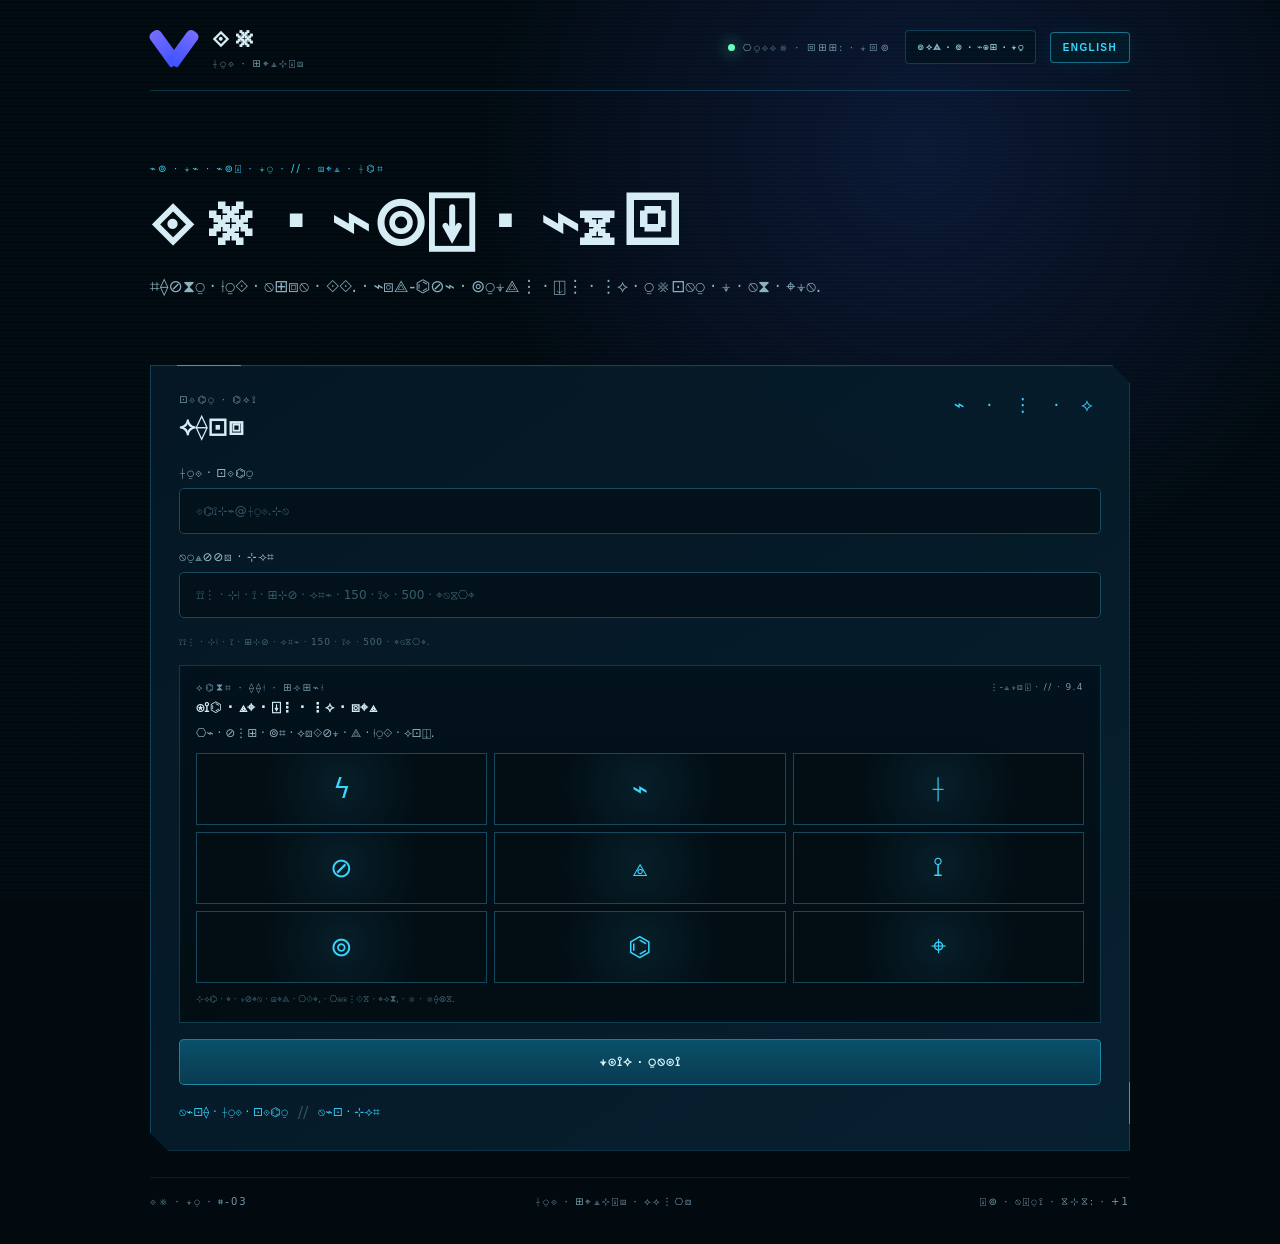
<file: index.html>
<!doctype html>
<html lang="x-vey">
<head>
  <meta charset="utf-8" />
  <meta name="viewport" content="width=device-width,initial-scale=1" />
  <meta name="theme-color" content="#03121c" />
  <title>Vmail — Veydran Communications</title>
  <meta name="description" content="Veydran Communications secure access terminal." />
  <style>body.vey-loading{visibility:hidden}</style>
  <script>
    // Fail-safe: if the main script ever fails to initialise, do not leave visitors with a blank page.
    window.setTimeout(function () {
      function revealFallback() {
        if (document.body) document.body.classList.remove('vey-loading');
      }
      if (document.readyState === 'loading') {
        document.addEventListener('DOMContentLoaded', revealFallback, { once: true });
      } else {
        revealFallback();
      }
    }, 1500);
  </script>
  <noscript><style>body.vey-loading{visibility:visible}</style></noscript>
  <link rel="stylesheet" href="style.css?v=20261002-1" />
</head>
<body class="vey-loading">
  <div class="scanline" aria-hidden="true"></div>
  <main class="shell">
    <header class="topbar">
      <div class="brand" aria-label="Vmail">
        <div class="vmark" aria-hidden="true"><span></span><span></span></div>
        <div>
          <div class="brand-name">Vmail</div>
          <div class="brand-sub">VEYDRAN COMMUNICATIONS</div>
        </div>
      </div>
      <div class="top-actions">
        <div class="network"><span class="pulse"></span> INTERSTELLAR RELAY: ONLINE</div>
        <a class="public-node-link" href="https://veydran.space/">RETURN TO PUBLIC NODE</a>
        <button class="language-toggle" id="languageToggle" type="button" data-no-vey="true">ENGLISH</button>
      </div>
    </header>

    <section class="hero">
      <div class="eyebrow">SECURE CIVIC ACCESS NODE // TERRAN MIRROR</div>
      <h1>Vmail access terminal</h1>
      <p class="lede">Authorised Veydran personnel only. Earth-origin credentials are not recognised by this system.</p>
    </section>

    <section class="panel login-panel" id="loginPanel">
      <div class="panel-head">
        <div>
          <div class="kicker">IDENTITY GATEWAY</div>
          <h2>Authenticate</h2>
        </div>
        <div class="glyphs" aria-hidden="true">⌁ ⋮ ⟡</div>
      </div>

      <form id="loginForm" autocomplete="off" novalidate>
        <label>
          Veydran Identity
          <input type="text" name="identity" autocomplete="off" spellcheck="false" placeholder="designation@veydran.space" />
        </label>
        <label>
          Authorisation Cipher
          <input type="password" name="cipher" autocomplete="off" spellcheck="false" minlength="150" maxlength="500" placeholder="Please enter a password between 150 and 500 characters" />
          <span class="captcha-note">Please enter a password between 150 and 500 characters.</span>
        </label>

        <div class="captcha" id="captchaBlock">
          <div class="captcha-head">
            <div>
              <div class="kicker">AUTOMATED SPECIES VERIFICATION</div>
              <strong>Confirm you are not Terran</strong>
            </div>
            <div class="captcha-badge">VR-CAPTCHA // 9.4</div>
          </div>
          <p class="captcha-copy">Select every tile containing no Veydran glyphs.</p>
          <div class="captcha-grid" id="captchaGrid" role="group" aria-label="Veydran verification tiles">
            <button type="button" class="captcha-tile" data-captcha-tile aria-pressed="false">ϟ</button>
            <button type="button" class="captcha-tile" data-captcha-tile aria-pressed="false">⌁</button>
            <button type="button" class="captcha-tile" data-captcha-tile aria-pressed="false">⟊</button>
            <button type="button" class="captcha-tile" data-captcha-tile aria-pressed="false">⊘</button>
            <button type="button" class="captcha-tile" data-captcha-tile aria-pressed="false">⟁</button>
            <button type="button" class="captcha-tile" data-captcha-tile aria-pressed="false">⟟</button>
            <button type="button" class="captcha-tile" data-captcha-tile aria-pressed="false">⊚</button>
            <button type="button" class="captcha-tile" data-captcha-tile aria-pressed="false">⌬</button>
            <button type="button" class="captcha-tile" data-captcha-tile aria-pressed="false">⌖</button>
          </div>
          <div class="captcha-note">Failure may indicate Terran biology, insufficient education, or treason.</div>
        </div>

        <button class="primary" type="submit">INITIATE HANDSHAKE</button>
      </form>

      <div id="loginResult" class="result" role="status" aria-live="polite"></div>

      <div class="actions">
        <button class="link-button" id="requestAccount" type="button">Request Veydran identity</button>
        <span class="divider">//</span>
        <button class="link-button" id="recover" type="button">Recover cipher</button>
      </div>
    </section>

    <section class="panel puzzle-panel hidden" id="puzzlePanel" aria-hidden="true">
      <div class="panel-head">
        <div>
          <div class="kicker">CITIZENSHIP VALIDATION // STAGE 1 OF 4</div>
          <h2>Cryptographic competency assessment</h2>
        </div>
        <div class="risk">RISK: NEGLIGIBLE*</div>
      </div>

      <div class="puzzle-copy">
        <p>Derive a valid 12-glyph Terran transcription satisfying all Veydran checksums.</p>
        <ol>
          <li>Checksum A must equal Checksum B.</li>
          <li>Checksum B must not equal Checksum A.</li>
          <li>The sequence must contain exactly twelve glyphs.</li>
          <li>No glyph may appear in the sequence.</li>
        </ol>
        <div class="cipher-strip" aria-label="Veydran cipher specimen">ϟ ⌁ ⟊ ⊘ ⟁ ⋮ ⟟ ⊚ ⌬ ⟠ ⊹ ⌖</div>
      </div>

      <form id="puzzleForm" autocomplete="off">
        <label>
          Candidate sequence
          <input type="text" maxlength="64" autocomplete="off" spellcheck="false" placeholder="ENTER 12-GLYPH SEQUENCE" />
        </label>
        <button class="primary" type="submit">VALIDATE SEQUENCE</button>
      </form>
      <div id="puzzleResult" class="result" role="status" aria-live="polite"></div>
      <p class="fineprint">*Risk assessment applies to Veydran physiology only.</p>
    </section>

    <footer>
      <span>VMAIL NODE T-03</span>
      <span>VEYDRAN COMMUNICATIONS AUTHORITY</span>
      <span>LOCAL REALITY OFFSET: +1</span>
    </footer>
  </main>

  <noscript>
    <div style="position:fixed;left:12px;right:12px;bottom:12px;padding:12px;background:#260d16;color:#ffd6de;border:1px solid #ff647c;font:12px monospace;z-index:9999">
      SCRIPTING SUBSYSTEM OFFLINE // VEYDRAN AUTHENTICATION CANNOT PROCEED.
    </div>
  </noscript>
  <div class="toast hidden" id="toast" role="status" aria-live="polite"></div>
  <script src="app.js?v=20261002-2"></script>
</body>
</html>
</file>
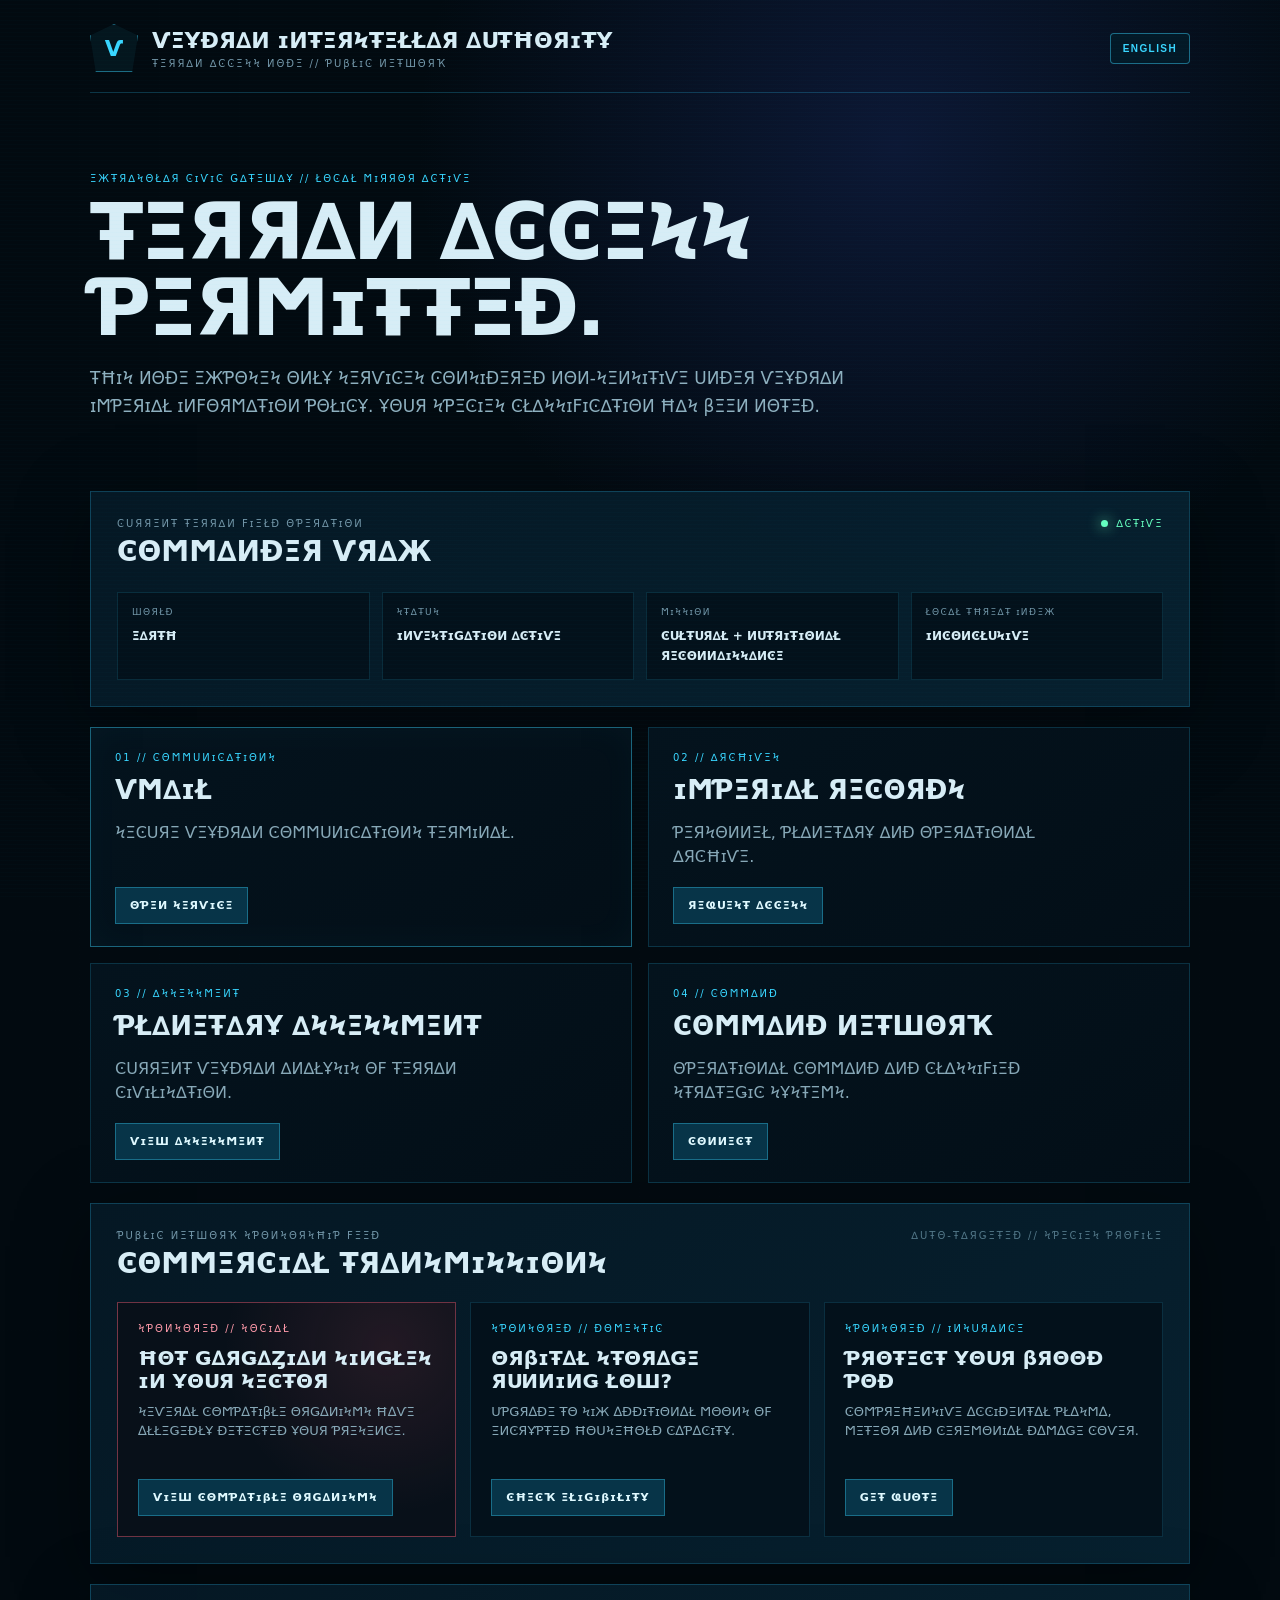
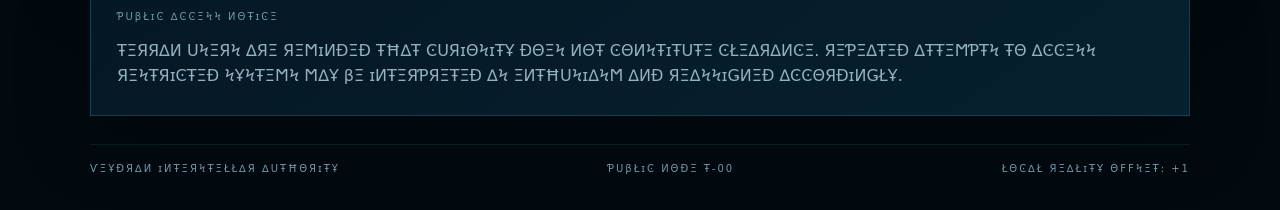
<file: gateway.html>
<!doctype html>
<html lang="x-vey">
<head>
  <meta charset="utf-8" />
  <meta name="viewport" content="width=device-width,initial-scale=1" />
  <meta name="theme-color" content="#020a10" />
  <title>Veydran Interstellar Authority</title>
  <meta name="description" content="Veydran Interstellar Authority Terran access node." />
  <style>body.vey-loading{visibility:hidden}</style>
  <link rel="stylesheet" href="gateway.css?v=20261001-2" />
</head>
<body class="vey-loading">
  <div class="scanline" aria-hidden="true"></div>
  <main class="shell">
    <header class="topbar">
      <div class="brand">
        <div class="seal" aria-hidden="true"><span>V</span></div>
        <div>
          <div class="brand-name">Veydran Interstellar Authority</div>
          <div class="brand-sub">TERRAN ACCESS NODE // PUBLIC NETWORK</div>
        </div>
      </div>
      <button class="language-toggle" id="languageToggle" type="button" data-no-vey="true">ENGLISH</button>
    </header>

    <section class="hero">
      <div class="eyebrow">EXTRASOLAR CIVIC GATEWAY // LOCAL MIRROR ACTIVE</div>
      <h1>Terran access permitted.</h1>
      <p class="lede">This node exposes only services considered non-sensitive under Veydran Imperial information policy. Your species classification has been noted.</p>
    </section>

    <section class="status panel">
      <div class="panel-head">
        <div>
          <div class="kicker">CURRENT TERRAN FIELD OPERATION</div>
          <h2>Commander Vrax</h2>
        </div>
        <div class="status-badge"><span></span> ACTIVE</div>
      </div>
      <div class="status-grid">
        <div><small>WORLD</small><strong>EARTH</strong></div>
        <div><small>STATUS</small><strong>INVESTIGATION ACTIVE</strong></div>
        <div><small>MISSION</small><strong>CULTURAL + NUTRITIONAL RECONNAISSANCE</strong></div>
        <div><small>LOCAL THREAT INDEX</small><strong>INCONCLUSIVE</strong></div>
      </div>
    </section>

    <section class="directory">
      <article class="service live">
        <div class="service-code">01 // COMMUNICATIONS</div>
        <h3>Vmail</h3>
        <p>Secure Veydran communications terminal.</p>
        <a href="https://vmail.veydran.space/">OPEN SERVICE</a>
      </article>

      <article class="service" data-denied="IMPERIAL RECORDS ACCESS DENIED // TERRAN CLEARANCE INSUFFICIENT.">
        <div class="service-code">02 // ARCHIVES</div>
        <h3>Imperial Records</h3>
        <p>Personnel, planetary and operational archive.</p>
        <button type="button">REQUEST ACCESS</button>
      </article>

      <article class="service" data-denied="PLANETARY ASSESSMENT // EARTH // INVESTIGATION ACTIVE // FINAL CLASSIFICATION WITHHELD.">
        <div class="service-code">03 // ASSESSMENT</div>
        <h3>Planetary Assessment</h3>
        <p>Current Veydran analysis of Terran civilisation.</p>
        <button type="button">VIEW ASSESSMENT</button>
      </article>

      <article class="service" data-denied="COMMAND NETWORK CLASSIFIED // QUERY LOGGED // PLEASE REMAIN WHERE YOU ARE.">
        <div class="service-code">04 // COMMAND</div>
        <h3>Command Network</h3>
        <p>Operational command and classified strategic systems.</p>
        <button type="button">CONNECT</button>
      </article>
    </section>

    <section class="ad-section panel">
      <div class="panel-head">
        <div>
          <div class="kicker">PUBLIC NETWORK SPONSORSHIP FEED</div>
          <h2>Commercial transmissions</h2>
        </div>
        <div class="ad-label">AUTO-TARGETED // SPECIES PROFILE</div>
      </div>

      <div class="ad-grid">
        <article class="ad-card hot">
          <div class="ad-tag">SPONSORED // SOCIAL</div>
          <h3>HOT GARGAZIAN SINGLES IN YOUR SECTOR</h3>
          <p>Several compatible organisms have allegedly detected your presence.</p>
          <button type="button" id="singlesAd">VIEW COMPATIBLE ORGANISMS</button>
        </article>

        <article class="ad-card">
          <div class="ad-tag">SPONSORED // DOMESTIC</div>
          <h3>ORBITAL STORAGE RUNNING LOW?</h3>
          <p>Upgrade to six additional moons of encrypted household capacity.</p>
          <button type="button" data-ad-message="SERVICE UNAVAILABLE IN TERRAN JURISDICTION // YOUR MOON COUNT IS BELOW MINIMUM REQUIREMENTS.">CHECK ELIGIBILITY</button>
        </article>

        <article class="ad-card">
          <div class="ad-tag">SPONSORED // INSURANCE</div>
          <h3>PROTECT YOUR BROOD POD</h3>
          <p>Comprehensive accidental plasma, meteor and ceremonial damage cover.</p>
          <button type="button" data-ad-message="QUOTE DECLINED // TERRAN BIOLOGY IS OUTSIDE CURRENT UNDERWRITING PARAMETERS.">GET QUOTE</button>
        </article>
      </div>
    </section>

    <section class="notice panel">
      <div class="kicker">PUBLIC ACCESS NOTICE</div>
      <p>Terran users are reminded that curiosity does not constitute clearance. Repeated attempts to access restricted systems may be interpreted as enthusiasm and reassigned accordingly.</p>
    </section>

    <footer>
      <span>VEYDRAN INTERSTELLAR AUTHORITY</span>
      <span>PUBLIC NODE T-00</span>
      <span>LOCAL REALITY OFFSET: +1</span>
    </footer>
  </main>

  <div class="toast hidden" id="toast" role="status" aria-live="polite"></div>

  <div class="modal hidden" id="ageModal" role="dialog" aria-modal="true" aria-labelledby="ageTitle">
    <div class="modal-card">
      <div class="modal-code">VE-Y18 // AGE VERIFICATION</div>
      <h2 id="ageTitle">ACCESS RESTRICTED</h2>
      <p class="modal-big">You must be over 200 cycles old to view this site.</p>
      <p>Terran age documentation is not accepted by the Veydran Interstellar Decency Authority.</p>
      <div class="modal-actions">
        <button type="button" id="claimAge">I AM OVER 200</button>
        <button type="button" id="closeAge">RETURN TO CIVIC NETWORK</button>
      </div>
      <div class="modal-fine">False declarations may result in parental notification, civic shame, or reassignment.</div>
    </div>
  </div>

  <script>window.setTimeout(()=>document.body.classList.remove('vey-loading'),1500);</script>
  <script src="gateway.js?v=20261001-2"></script>
</body>
</html>
</file>
<file: style.css>
:root {
  --bg: #020a10;
  --panel: rgba(5, 24, 37, 0.94);
  --panel2: rgba(7, 34, 50, 0.92);
  --line: rgba(48, 202, 255, 0.22);
  --cyan: #39d6ff;
  --cyan2: #0ca6d8;
  --blue: #5d5bff;
  --text: #d7edf6;
  --muted: #7397a9;
  --danger: #ff647c;
  --ok: #65ffc0;
}

* { box-sizing: border-box; }
html { min-height: 100%; background: var(--bg); }
body {
  margin: 0;
  min-height: 100vh;
  color: var(--text);
  font-family: Inter, ui-sans-serif, system-ui, -apple-system, BlinkMacSystemFont, "Segoe UI", sans-serif;
  background:
    radial-gradient(circle at 72% 12%, rgba(45, 69, 170, .24), transparent 28rem),
    linear-gradient(rgba(2,10,16,.93), rgba(2,10,16,.98)),
    repeating-linear-gradient(90deg, transparent 0 79px, rgba(36, 172, 214, .035) 80px),
    repeating-linear-gradient(0deg, transparent 0 79px, rgba(36, 172, 214, .03) 80px);
  overflow-x: hidden;
}

body::before {
  content: "";
  position: fixed;
  inset: 0;
  pointer-events: none;
  background-image: linear-gradient(rgba(55,214,255,.015) 1px, transparent 1px);
  background-size: 100% 4px;
  mix-blend-mode: screen;
}

.scanline {
  position: fixed;
  left: 0; right: 0; top: -14%;
  height: 14%;
  pointer-events: none;
  background: linear-gradient(to bottom, transparent, rgba(45, 211, 255, .045), transparent);
  animation: scan 8s linear infinite;
}
@keyframes scan { to { transform: translateY(840%); } }

.shell { width: min(980px, calc(100% - 32px)); margin: 0 auto; padding: 24px 0 36px; }
.topbar {
  display: flex; align-items: center; justify-content: space-between; gap: 20px;
  border-bottom: 1px solid var(--line); padding: 0 0 20px;
}
.brand { display: flex; align-items: center; gap: 14px; }
.vmark { width: 48px; height: 42px; position: relative; }
.vmark span { position: absolute; top: 2px; width: 13px; height: 40px; border-radius: 5px 5px 2px 2px; background: linear-gradient(180deg, #766dff, #3e53ff); }
.vmark span:first-child { left: 8px; transform: rotate(-36deg); }
.vmark span:last-child { right: 8px; transform: rotate(36deg); }
.brand-name { font-size: 28px; line-height: 1; font-weight: 720; letter-spacing: .2px; }
.brand-sub, .network, .eyebrow, .kicker, footer { font-size: 10px; letter-spacing: 2.1px; color: var(--muted); }
.brand-sub { margin-top: 6px; }
.top-actions { display:flex; align-items:center; gap:14px; }
.network { display: flex; align-items: center; gap: 8px; white-space: nowrap; }
.pulse { width: 7px; height: 7px; border-radius: 50%; background: var(--ok); box-shadow: 0 0 16px var(--ok); }
.language-toggle {
  border: 1px solid rgba(57,214,255,.45);
  background: rgba(4,27,40,.9);
  color: var(--cyan);
  padding: 9px 12px;
  border-radius: 4px;
  font-size: 10px;
  font-weight: 800;
  letter-spacing: 1.4px;
  cursor: pointer;
  box-shadow: 0 0 18px rgba(57,214,255,.07);
}
.language-toggle:hover { border-color: var(--cyan); background:#073448; }
.public-node-link {
  display:inline-flex;
  align-items:center;
  justify-content:center;
  min-height:34px;
  padding:8px 11px;
  border:1px solid rgba(57,214,255,.22);
  background:rgba(4,19,29,.72);
  color:#8fc6d7;
  text-decoration:none;
  border-radius:4px;
  font-size:9px;
  font-weight:800;
  letter-spacing:1.15px;
  white-space:nowrap;
}
.public-node-link:hover { border-color:rgba(57,214,255,.5); color:#dff9ff; background:#073044; }

.hero { padding: 72px 0 28px; }
.eyebrow { color: var(--cyan); }
h1 { margin: 10px 0 10px; font-size: clamp(36px, 7vw, 72px); letter-spacing: -2.5px; line-height: .98; font-weight: 780; }
.lede { max-width: 680px; color: #8eb0bf; font-size: 17px; line-height: 1.6; }

.panel {
  position: relative;
  margin-top: 20px;
  padding: 28px;
  border: 1px solid var(--line);
  background: linear-gradient(145deg, var(--panel), var(--panel2));
  box-shadow: 0 18px 70px rgba(0,0,0,.35), inset 0 1px 0 rgba(255,255,255,.02);
  clip-path: polygon(0 0, calc(100% - 18px) 0, 100% 18px, 100% 100%, 18px 100%, 0 calc(100% - 18px));
}
.panel::before, .panel::after {
  content:""; position:absolute; background:var(--cyan); opacity:.65;
}
.panel::before { width: 64px; height: 1px; top: -1px; left: 26px; }
.panel::after { width: 1px; height: 42px; right: -1px; bottom: 26px; }
.panel-head { display: flex; justify-content: space-between; align-items: flex-start; gap: 20px; margin-bottom: 24px; }
h2 { margin: 6px 0 0; font-size: 25px; letter-spacing: -.4px; }
.glyphs { color: var(--cyan); letter-spacing: 8px; font-size: 18px; }
.risk { color: var(--danger); font-size: 10px; letter-spacing: 1.5px; }

form { display: grid; gap: 16px; }
label { display: grid; gap: 8px; color: #9fc1cf; font-size: 12px; letter-spacing: .8px; text-transform: uppercase; }
input {
  width: 100%; border: 1px solid #174b61; background: #03111b; color: #e6faff;
  padding: 15px 16px; border-radius: 5px; outline: none; font: inherit; text-transform: none;
  box-shadow: inset 0 0 0 1px rgba(0,0,0,.2);
}
input:focus { border-color: var(--cyan); box-shadow: 0 0 0 3px rgba(57,214,255,.08); }
input::placeholder { color: #385c6b; }
.primary {
  border: 1px solid rgba(57,214,255,.42); color: #dff9ff; background: linear-gradient(180deg, #0a506b, #083b50);
  padding: 14px 18px; border-radius: 5px; font-weight: 760; letter-spacing: 1.1px; cursor: pointer;
  transition: transform .12s ease, border-color .12s ease, filter .12s ease;
}
.primary:hover { filter: brightness(1.12); border-color: var(--cyan); }
.primary:active { transform: translateY(1px); }
.actions { display:flex; gap:10px; align-items:center; margin-top:18px; flex-wrap:wrap; }
.link-button { appearance:none; border:0; padding:0; background:none; color:var(--cyan); cursor:pointer; font:inherit; font-size:12px; }
.link-button:hover { text-decoration: underline; }
.divider { color:#315161; }
.result { min-height: 0; margin-top: 16px; font-family: ui-monospace, SFMono-Regular, Menlo, Consolas, monospace; font-size: 12px; line-height: 1.55; color: var(--danger); }
.result.active { padding: 12px 14px; border-left: 2px solid var(--danger); background: rgba(255,100,124,.06); }

.captcha {
  border:1px solid rgba(57,214,255,.22);
  background:linear-gradient(180deg, rgba(3,17,27,.94), rgba(2,12,18,.94));
  padding:16px;
  box-shadow: inset 0 0 26px rgba(57,214,255,.025);
}
.captcha-head { display:flex; justify-content:space-between; align-items:flex-start; gap:16px; margin-bottom:10px; }
.captcha-head strong { display:block; margin-top:5px; font-size:14px; letter-spacing:.4px; }
.captcha-badge { color:var(--muted); font-size:9px; letter-spacing:1.4px; white-space:nowrap; }
.captcha-copy { margin:8px 0 13px; color:#8fb0be; font-size:12px; }
.captcha-grid { display:grid; grid-template-columns:repeat(3,1fr); gap:7px; }
.captcha-tile {
  min-height:72px;
  border:1px solid #16485d;
  background:
    radial-gradient(circle at 50% 45%, rgba(57,214,255,.09), transparent 55%),
    #020d14;
  color:var(--cyan);
  font-size:27px;
  cursor:pointer;
  transition:.12s ease;
  position:relative;
}
.captcha-tile:hover { border-color:#2789ac; transform:translateY(-1px); }
.captcha-tile.selected { border-color:var(--danger); color:#ffd4db; background:#26121a; box-shadow:inset 0 0 0 2px rgba(255,100,124,.1); }
.captcha-tile.selected::after { content:'×'; position:absolute; right:7px; top:3px; color:var(--danger); font-size:14px; }
.captcha-note { margin-top:10px; color:#486a79; font-size:9px; line-height:1.45; }

.puzzle-copy { color:#9cb8c5; line-height:1.55; font-size:14px; }
.puzzle-copy ol { padding-left: 20px; }
.cipher-strip { margin: 20px 0; padding: 16px; border:1px solid var(--line); background:#020c12; color:var(--cyan); text-align:center; font-size:22px; letter-spacing:12px; overflow:hidden; }
.fineprint { margin-bottom:0; color:#486a79; font-size:10px; }
.hidden { display:none !important; }

footer { display:flex; justify-content:space-between; gap:20px; flex-wrap:wrap; margin-top:26px; padding-top:18px; border-top:1px solid rgba(48,202,255,.1); }
.toast { position:fixed; right:18px; bottom:18px; max-width:360px; padding:14px 16px; border:1px solid var(--line); background:#051924; color:#bbdce8; box-shadow:0 12px 50px rgba(0,0,0,.45); font-size:12px; }

@media (max-width: 640px) {
  .network { display:none; }
  .top-actions { margin-left:auto; gap:8px; }
  .public-node-link { font-size:8px; padding:8px 9px; }
  .hero { padding-top:48px; }
  .panel { padding:20px; }
  .cipher-strip { letter-spacing:6px; font-size:18px; }
  .captcha-tile { min-height:58px; }
  footer { flex-direction:column; gap:8px; }
}
</file>
<file: gateway.css>
:root{--bg:#020a10;--panel:rgba(5,24,37,.94);--panel2:rgba(7,34,50,.92);--line:rgba(48,202,255,.22);--cyan:#39d6ff;--text:#d7edf6;--muted:#7397a9;--danger:#ff647c;--ok:#65ffc0}*{box-sizing:border-box}html{min-height:100%;background:var(--bg)}body{margin:0;min-height:100vh;color:var(--text);font-family:Inter,ui-sans-serif,system-ui,-apple-system,BlinkMacSystemFont,"Segoe UI",sans-serif;background:radial-gradient(circle at 70% 8%,rgba(45,69,170,.24),transparent 30rem),linear-gradient(rgba(2,10,16,.94),rgba(2,10,16,.99)),repeating-linear-gradient(90deg,transparent 0 79px,rgba(36,172,214,.035) 80px),repeating-linear-gradient(0deg,transparent 0 79px,rgba(36,172,214,.03) 80px);overflow-x:hidden}body::before{content:"";position:fixed;inset:0;pointer-events:none;background-image:linear-gradient(rgba(55,214,255,.015) 1px,transparent 1px);background-size:100% 4px}.scanline{position:fixed;left:0;right:0;top:-14%;height:14%;pointer-events:none;background:linear-gradient(to bottom,transparent,rgba(45,211,255,.045),transparent);animation:scan 8s linear infinite}@keyframes scan{to{transform:translateY(840%)}}.shell{width:min(1100px,calc(100% - 32px));margin:0 auto;padding:24px 0 36px}.topbar{display:flex;align-items:center;justify-content:space-between;gap:20px;border-bottom:1px solid var(--line);padding-bottom:20px}.brand{display:flex;align-items:center;gap:14px}.seal{width:48px;height:48px;border:1px solid rgba(57,214,255,.45);clip-path:polygon(50% 0,100% 24%,88% 100%,12% 100%,0 24%);display:grid;place-items:center;background:rgba(57,214,255,.06);box-shadow:0 0 22px rgba(57,214,255,.08)}.seal span{font-size:22px;font-weight:900;color:var(--cyan)}.brand-name{font-size:22px;font-weight:760}.brand-sub,.eyebrow,.kicker,footer,.service-code,.ad-tag,.ad-label,.modal-code{font-size:10px;letter-spacing:2px;color:var(--muted)}.brand-sub{margin-top:5px}.language-toggle{border:1px solid rgba(57,214,255,.45);background:rgba(4,27,40,.9);color:var(--cyan);padding:9px 12px;border-radius:4px;font-size:10px;font-weight:800;letter-spacing:1.4px;cursor:pointer}.language-toggle:hover{border-color:var(--cyan);background:#073448}.hero{padding:80px 0 34px}.eyebrow{color:var(--cyan)}h1{margin:10px 0 12px;font-size:clamp(42px,7vw,78px);line-height:.98;letter-spacing:-2.8px}.lede{max-width:760px;color:#8eb0bf;font-size:17px;line-height:1.65}.panel{margin-top:20px;padding:26px;border:1px solid var(--line);background:linear-gradient(145deg,var(--panel),var(--panel2));box-shadow:0 18px 70px rgba(0,0,0,.35)}.panel-head{display:flex;justify-content:space-between;gap:20px;align-items:flex-start}.panel h2{margin:6px 0 0;font-size:28px}.status-badge{font-size:10px;letter-spacing:1.5px;color:var(--ok);display:flex;align-items:center;gap:8px}.status-badge span{width:7px;height:7px;border-radius:50%;background:var(--ok);box-shadow:0 0 14px var(--ok)}.status-grid{display:grid;grid-template-columns:repeat(4,1fr);gap:12px;margin-top:24px}.status-grid div{border:1px solid rgba(48,202,255,.14);background:#03111b;padding:14px}.status-grid small{display:block;color:var(--muted);font-size:9px;letter-spacing:1.4px;margin-bottom:8px}.status-grid strong{font-size:12px;line-height:1.4}.directory{display:grid;grid-template-columns:repeat(2,1fr);gap:16px;margin-top:20px}.service{position:relative;border:1px solid rgba(48,202,255,.18);background:linear-gradient(145deg,rgba(4,20,31,.95),rgba(3,15,24,.96));padding:24px;min-height:220px}.service.live{border-color:rgba(57,214,255,.42);box-shadow:inset 0 0 36px rgba(57,214,255,.03)}.service-code{color:var(--cyan)}.service h3{font-size:26px;margin:12px 0 8px}.service p{color:#87a8b7;line-height:1.55;max-width:420px}.service a,.service button,.ad-card button,.modal-actions button{border:1px solid rgba(57,214,255,.35);background:#073448;color:#dff9ff;text-decoration:none;padding:11px 14px;font:inherit;font-size:11px;font-weight:760;letter-spacing:1px;cursor:pointer}.service a,.service button{position:absolute;left:24px;bottom:22px}.service button:hover,.service a:hover,.ad-card button:hover,.modal-actions button:hover{border-color:var(--cyan)}.ad-section{overflow:hidden}.ad-label{color:#527788;text-align:right}.ad-grid{display:grid;grid-template-columns:repeat(3,1fr);gap:14px;margin-top:22px}.ad-card{position:relative;min-height:235px;padding:20px;border:1px solid rgba(48,202,255,.16);background:#03111b;display:flex;flex-direction:column}.ad-card.hot{border-color:rgba(255,100,124,.42);background:radial-gradient(circle at 80% 20%,rgba(255,100,124,.11),transparent 50%),#081019}.ad-tag{color:var(--cyan)}.ad-card.hot .ad-tag{color:#ff9aaa}.ad-card h3{font-size:20px;line-height:1.15;margin:13px 0 9px}.ad-card p{color:#87a8b7;line-height:1.5;font-size:13px;margin:0 0 22px}.ad-card button{margin-top:auto;align-self:flex-start}.notice p{margin-bottom:0;color:#93b1be;line-height:1.6}.toast{position:fixed;right:18px;bottom:18px;max-width:420px;padding:14px 16px;border:1px solid rgba(255,100,124,.35);background:#191015;color:#ffdce2;box-shadow:0 12px 50px rgba(0,0,0,.45);font-size:12px;line-height:1.5;z-index:40}.modal{position:fixed;inset:0;background:rgba(0,4,8,.82);backdrop-filter:blur(5px);display:grid;place-items:center;padding:20px;z-index:50}.modal-card{width:min(560px,100%);border:1px solid rgba(255,100,124,.48);background:linear-gradient(145deg,#10141b,#070d12);padding:28px;box-shadow:0 24px 90px rgba(0,0,0,.7),inset 0 0 50px rgba(255,100,124,.025)}.modal-code{color:#ff8fa1}.modal-card h2{font-size:34px;margin:8px 0 12px}.modal-big{font-size:20px;color:#fff0f3;line-height:1.4}.modal-card p:not(.modal-big){color:#9db7c3;line-height:1.6}.modal-actions{display:flex;gap:10px;flex-wrap:wrap;margin-top:24px}.modal-actions button:first-child{border-color:rgba(255,100,124,.5);background:#39151e}.modal-fine{margin-top:18px;color:#587480;font-size:10px;line-height:1.5}.hidden{display:none!important}footer{display:flex;justify-content:space-between;gap:18px;flex-wrap:wrap;margin-top:28px;padding-top:18px;border-top:1px solid rgba(48,202,255,.1)}@media(max-width:900px){.ad-grid{grid-template-columns:1fr 1fr}.ad-card:last-child{grid-column:1/-1}}@media(max-width:760px){.topbar{align-items:flex-start}.brand-name{font-size:18px}.hero{padding-top:52px}.directory{grid-template-columns:1fr}.status-grid{grid-template-columns:1fr 1fr}.ad-grid{grid-template-columns:1fr}.ad-card:last-child{grid-column:auto}}@media(max-width:520px){.status-grid{grid-template-columns:1fr}.brand-sub{display:none}.service{min-height:205px}.modal-card{padding:22px}.modal-card h2{font-size:28px}}
</file>
